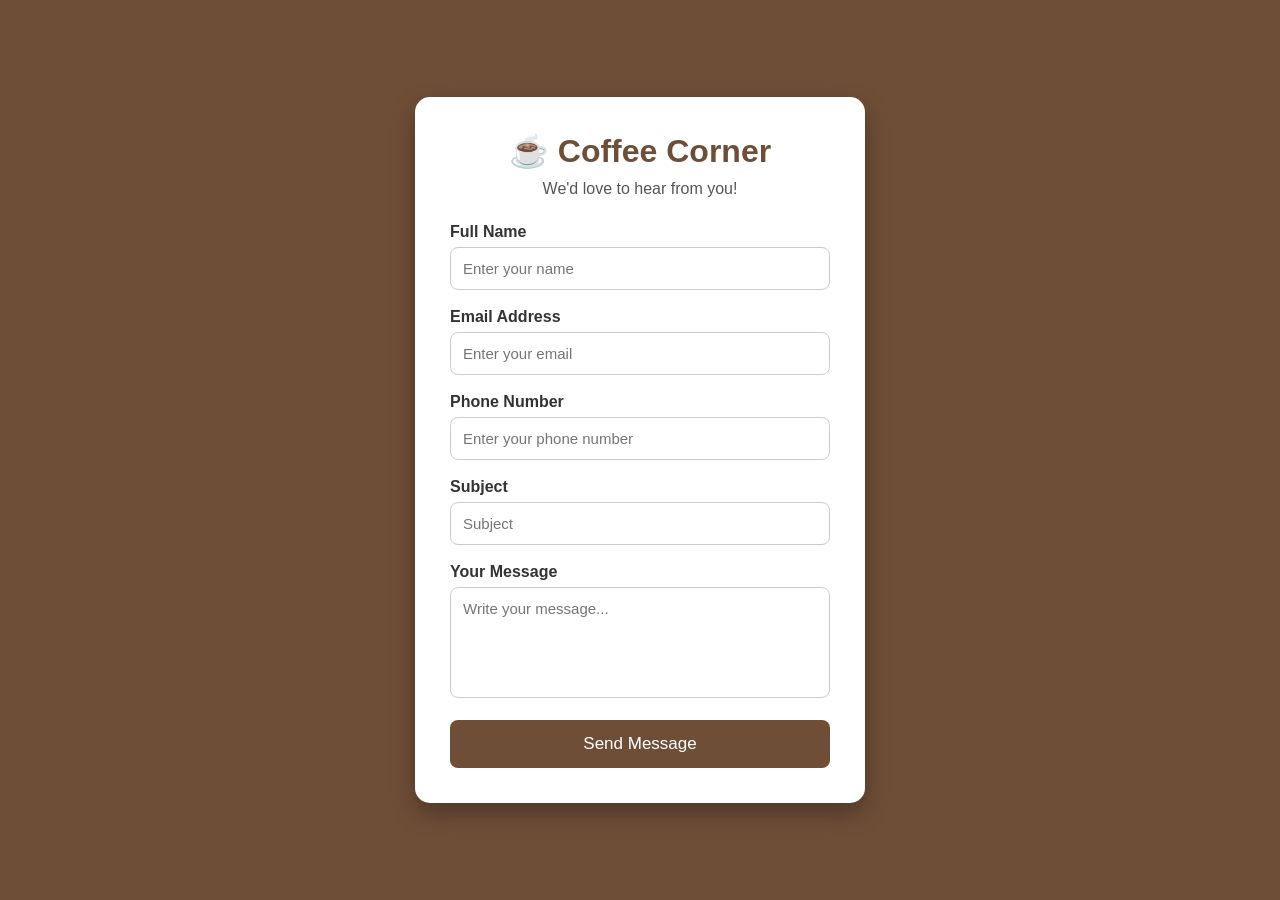
<file: contact.html>
<!DOCTYPE html>
<html lang="en">
<head>
    <meta charset="UTF-8">
    <meta name="viewport" content="width=device-width, initial-scale=1.0">
    <title>Coffee Shop Contact Form</title>
    <link rel="stylesheet" href="contact.css">
</head>
<body>

<div class="container">
    <div class="contact-box">
        <h1>☕ Coffee Corner</h1>
        <p>We'd love to hear from you!</p>

        <form>
            <div class="input-group">
                <label>Full Name</label>
                <input type="text" placeholder="Enter your name" required>
            </div>

            <div class="input-group">
                <label>Email Address</label>
                <input type="email" placeholder="Enter your email" required>
            </div>

            <div class="input-group">
                <label>Phone Number</label>
                <input type="tel" placeholder="Enter your phone number">
            </div>

            <div class="input-group">
                <label>Subject</label>
                <input type="text" placeholder="Subject">
            </div>

            <div class="input-group">
                <label>Your Message</label>
                <textarea rows="5" placeholder="Write your message..." required></textarea>
            </div>

            <button type="submit">Send Message</button>
        </form>
    </div>
</div>

</body>
</html>
</file>
<file: contact.css>
*{
    margin:0;
    padding:0;
    box-sizing:border-box;
    font-family:Arial, Helvetica, sans-serif;
}

body{
    background:#6F4E37;
    display:flex;
    justify-content:center;
    align-items:center;
    min-height:100vh;
}

.container{
    width:100%;
    display:flex;
    justify-content:center;
    align-items:center;
    padding:20px;
}

.contact-box{
    width:450px;
    background:#fff;
    padding:35px;
    border-radius:15px;
    box-shadow:0 10px 25px rgba(0,0,0,0.3);
}

.contact-box h1{
    color:#6F4E37;
    text-align:center;
    margin-bottom:10px;
}

.contact-box p{
    text-align:center;
    color:#555;
    margin-bottom:25px;
}

.input-group{
    margin-bottom:18px;
}

.input-group label{
    display:block;
    margin-bottom:6px;
    font-weight:bold;
    color:#333;
}

.input-group input,
.input-group textarea{
    width:100%;
    padding:12px;
    border:1px solid #ccc;
    border-radius:8px;
    font-size:15px;
    outline:none;
    transition:.3s;
}

.input-group input:focus,
.input-group textarea:focus{
    border-color:#6F4E37;
    box-shadow:0 0 8px rgba(111,78,55,.3);
}

textarea{
    resize:none;
}

button{
    width:100%;
    padding:14px;
    background:#6F4E37;
    color:white;
    border:none;
    border-radius:8px;
    font-size:17px;
    cursor:pointer;
    transition:.3s;
}

button:hover{
    background:#4E342E;
    transform:translateY(-2px);
}
</file>
